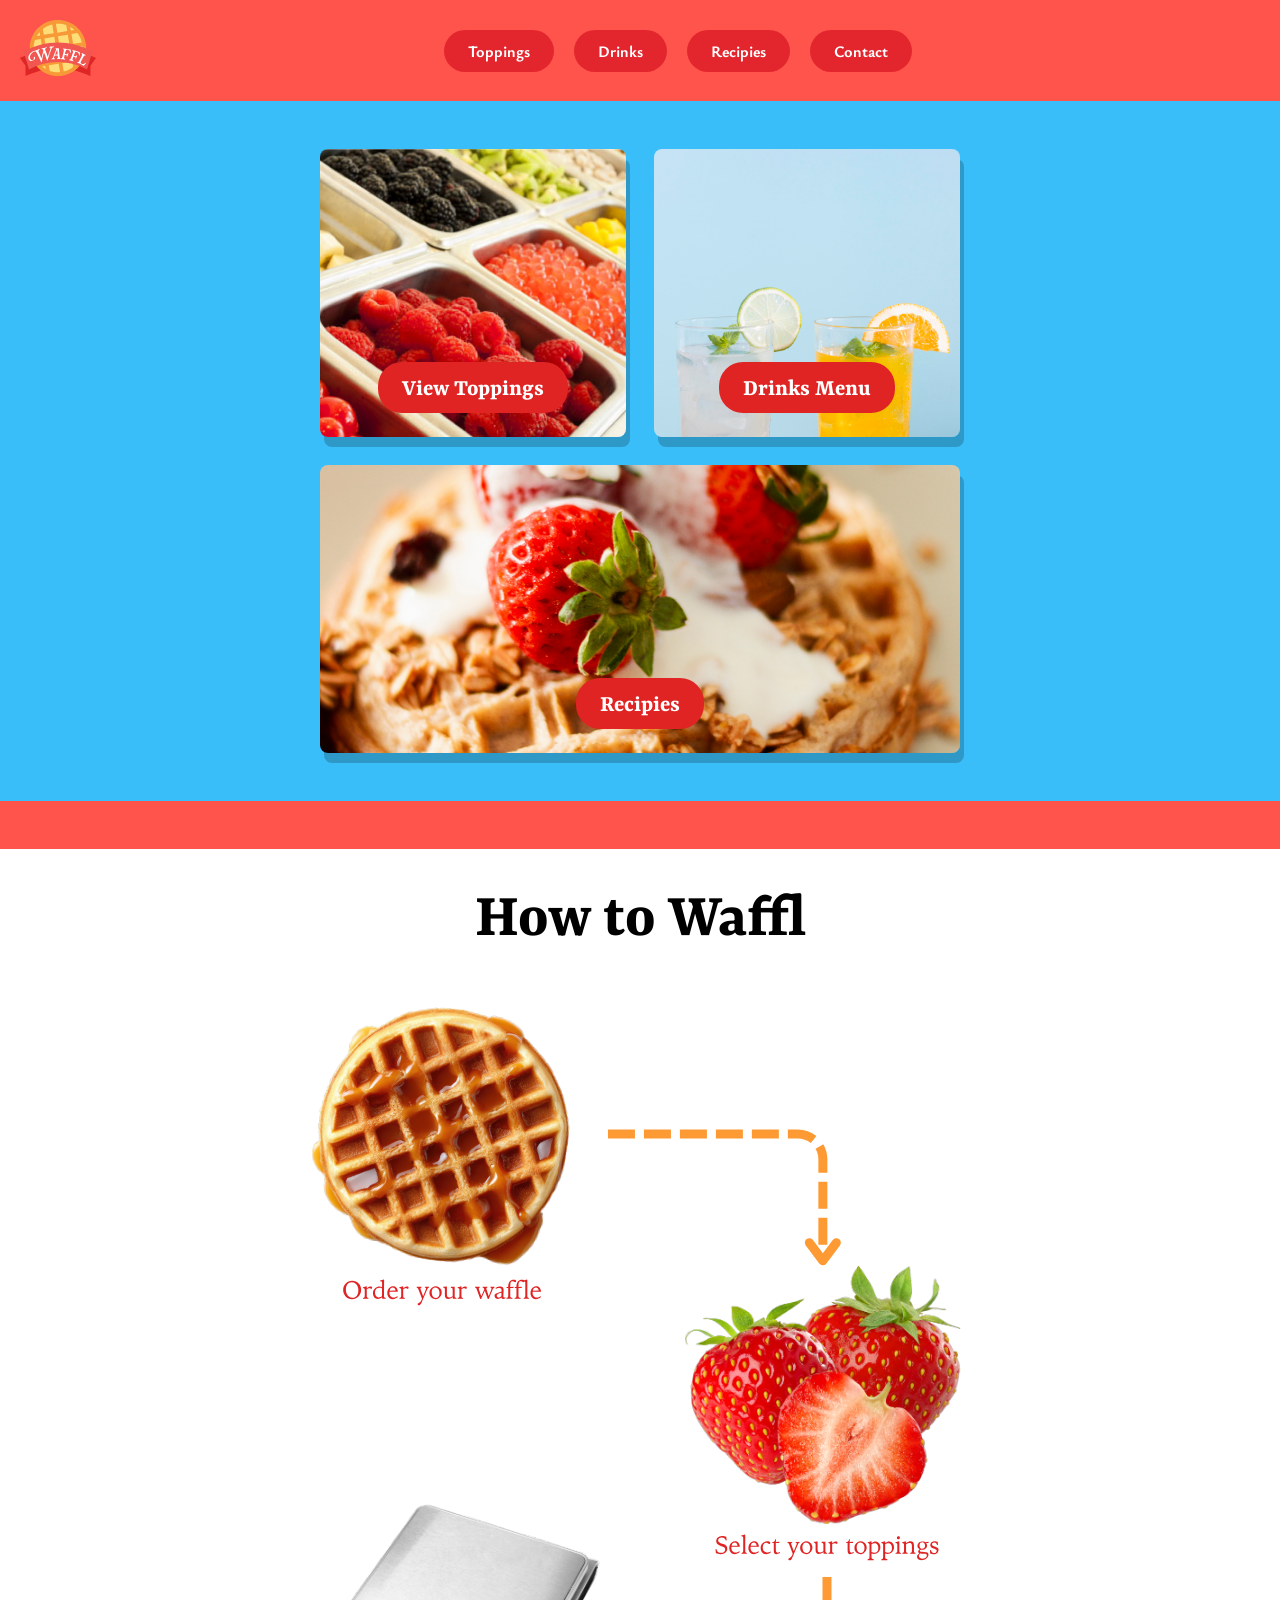
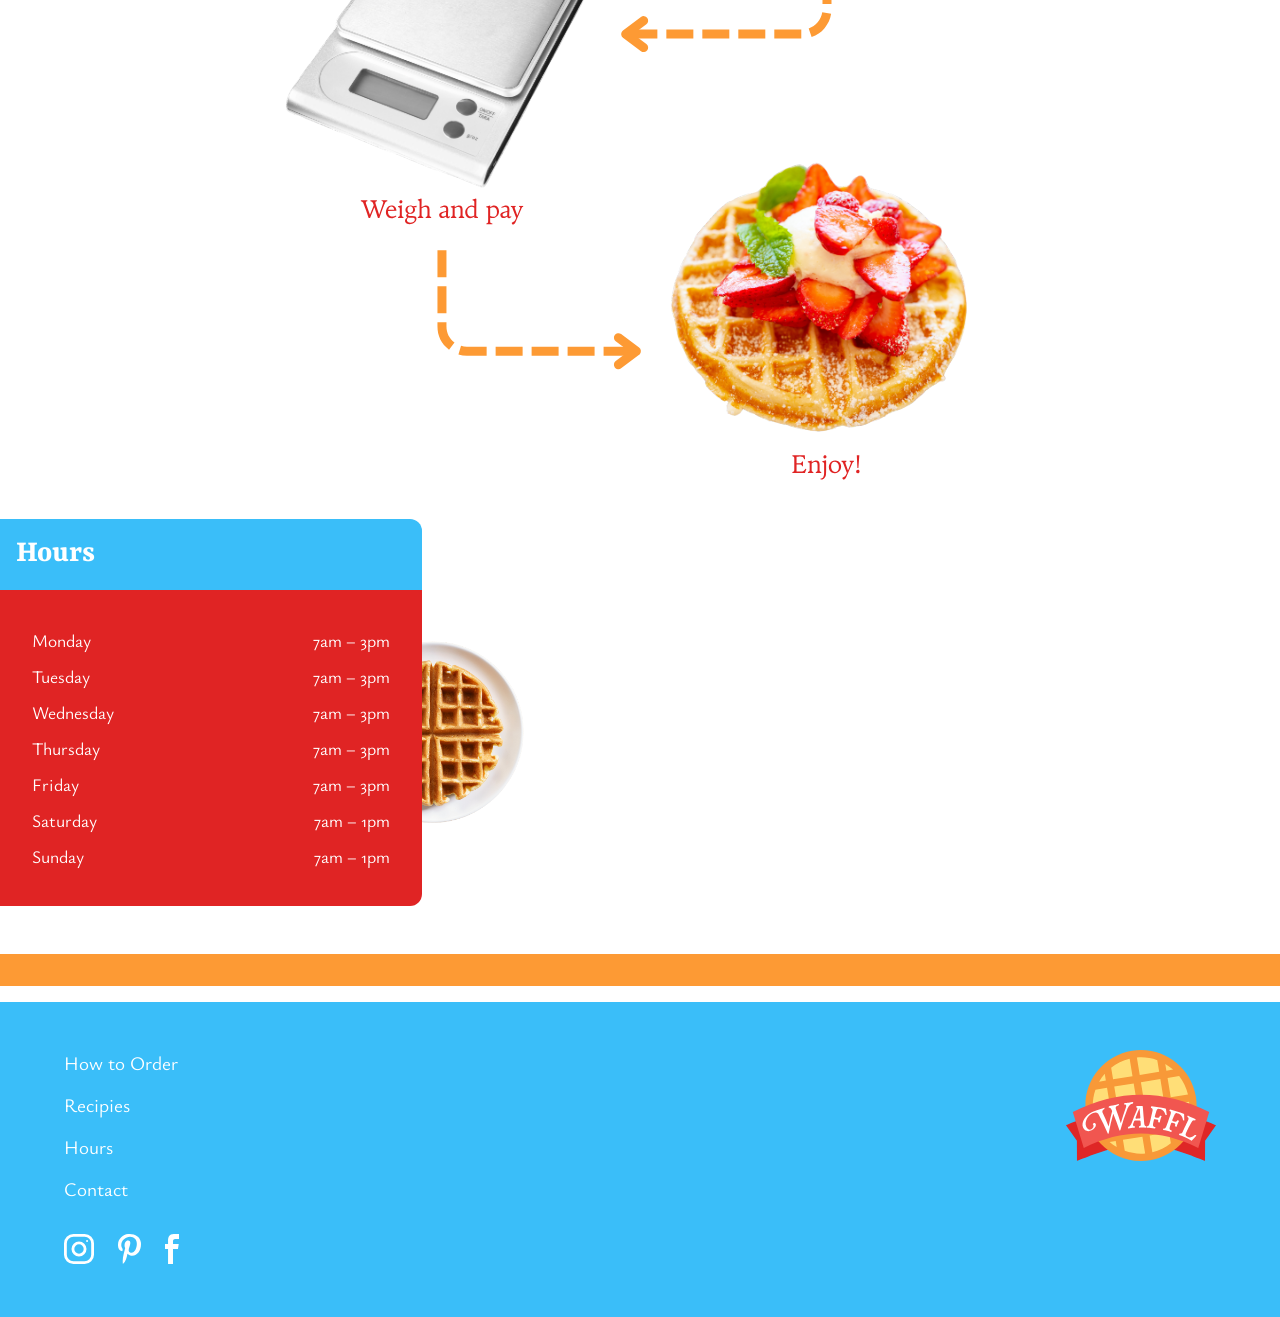
<file: index.html>
<!DOCTYPE html>
<html lang="en">
<head>
    <meta charset="UTF-8">
    <meta name="viewport" content="width=device-width, initial-scale=1.0">
    <title>Waffl</title>
    <link rel="icon" type="image/png" href="images/favicon-96x96.png" sizes="96x96">
    <link rel="icon" type="image/svg+xml" href="images/favicon.svg">
    <link rel="shortcut icon" href="images/favicon.ico">
    <link rel="apple-touch-icon" sizes="180x180" href="images/apple-touch-icon.png">
    <meta name="apple-mobile-web-app-title" content="Waffl.">
    <link rel="manifest" href="images/site.webmanifest">
    <link rel="stylesheet" href="styles.css">
    <link rel="preconnect" href="https://fonts.googleapis.com">
    <link rel="preconnect" href="https://fonts.gstatic.com" crossorigin>
    <link href="https://fonts.googleapis.com/css2?family=Young+Serif&family=Yrsa:ital,wght@0,300..700;1,300..700&family=Ysabeau:ital,wght@0,1..1000;1,1..1000&display=swap" rel="stylesheet">
    <script src="scripts.js"></script>
</head>

<body>
    <div class="overlay toggle-nav" onclick="toggleNav()"></div>
    <header>
        <div class="hamburger" onclick="toggleNav()">
            <hr><hr><hr>
        </div>

            <nav class="nav">
                <a href="index.html" class="logo">
                    <img src="images/WafflLogo.svg" alt="Waffl Logo">
                </a>

                <div class="nav-links toggle-nav">
                    <a href="toppings.html">Toppings</a>
                    <a href="drinks.html">Drinks</a>
                    <a href="recipies.html">Recipies</a>
                    <a href="contact.html">Contact</a>
                </div>
            </nav>
    </header>

    <main>
        <div class="card-container">
        <article class="card card-toppings">
            <h3><a href="toppings.html">View Toppings</a></h3>
        </article>

        <article class="card card-drinks">
            <h3><a href="drinks.html">Drinks Menu</a></h3>
        </article>

        <article class="card card-recipies">
            <h3><a href="recipies.html">Recipies</a></h3>
        </article>
    </div>

    <hr>

    <section class="howto"><h1 id="howto" class="howto">How to Waffl</h1>
    <img src="images/orderw.svg" alt="Orer process: Order waffle, choose toppings, weigh and pay, enjoy!">
</section>

<section class="hoursbox">
    <div class="hours" id="hours">
    <h2>Hours</h2>
        <ul>
            <li><span>Monday</span><span>7am – 3pm</span></li>
            <li><span>Tuesday</span><span>7am – 3pm</span></li>
            <li><span>Wednesday</span><span>7am – 3pm</span></li>
            <li><span>Thursday</span><span>7am – 3pm</span></li>
            <li><span>Friday</span><span>7am – 3pm</span></li>
            <li><span>Saturday</span><span>7am – 1pm</span></li>
            <li><span>Sunday</span><span>7am – 1pm</span></li>
        </ul>
</div>
    <img src="images/WafflPlate.png" alt="Waffle on a plate" class="waffle">
</section>

<hr class="orange">
 </main>

    <footer>
        <div class="footlinks">
            <a href="index.html#howto">How to Order</a>
            <a href="recipies.html">Recipies</a>
            <a href="index.html#hours">Hours</a>
            <a href="contact.html">Contact</a>
        </div>

        <div class="footlogo">
            <a href="index.html"><img src="images/WafflLogo.svg" alt="Waffl Logo"></a>
        </div>

        <div class="footsocials">
            <a href="https://www.instagram.com/"><img src="images/instagram.svg" alt="Instagram link"></a>
            <a href="https://www.pinterest.com/"><img src="images/pinterest.svg" alt="LinkedIn link"></a>
            <a href="https://www.facebook.com/" class="fb"><img src="images/facebook.svg" alt="Facebook link"></a>
        </div>
    </footer>
</body>
</html>
</file>
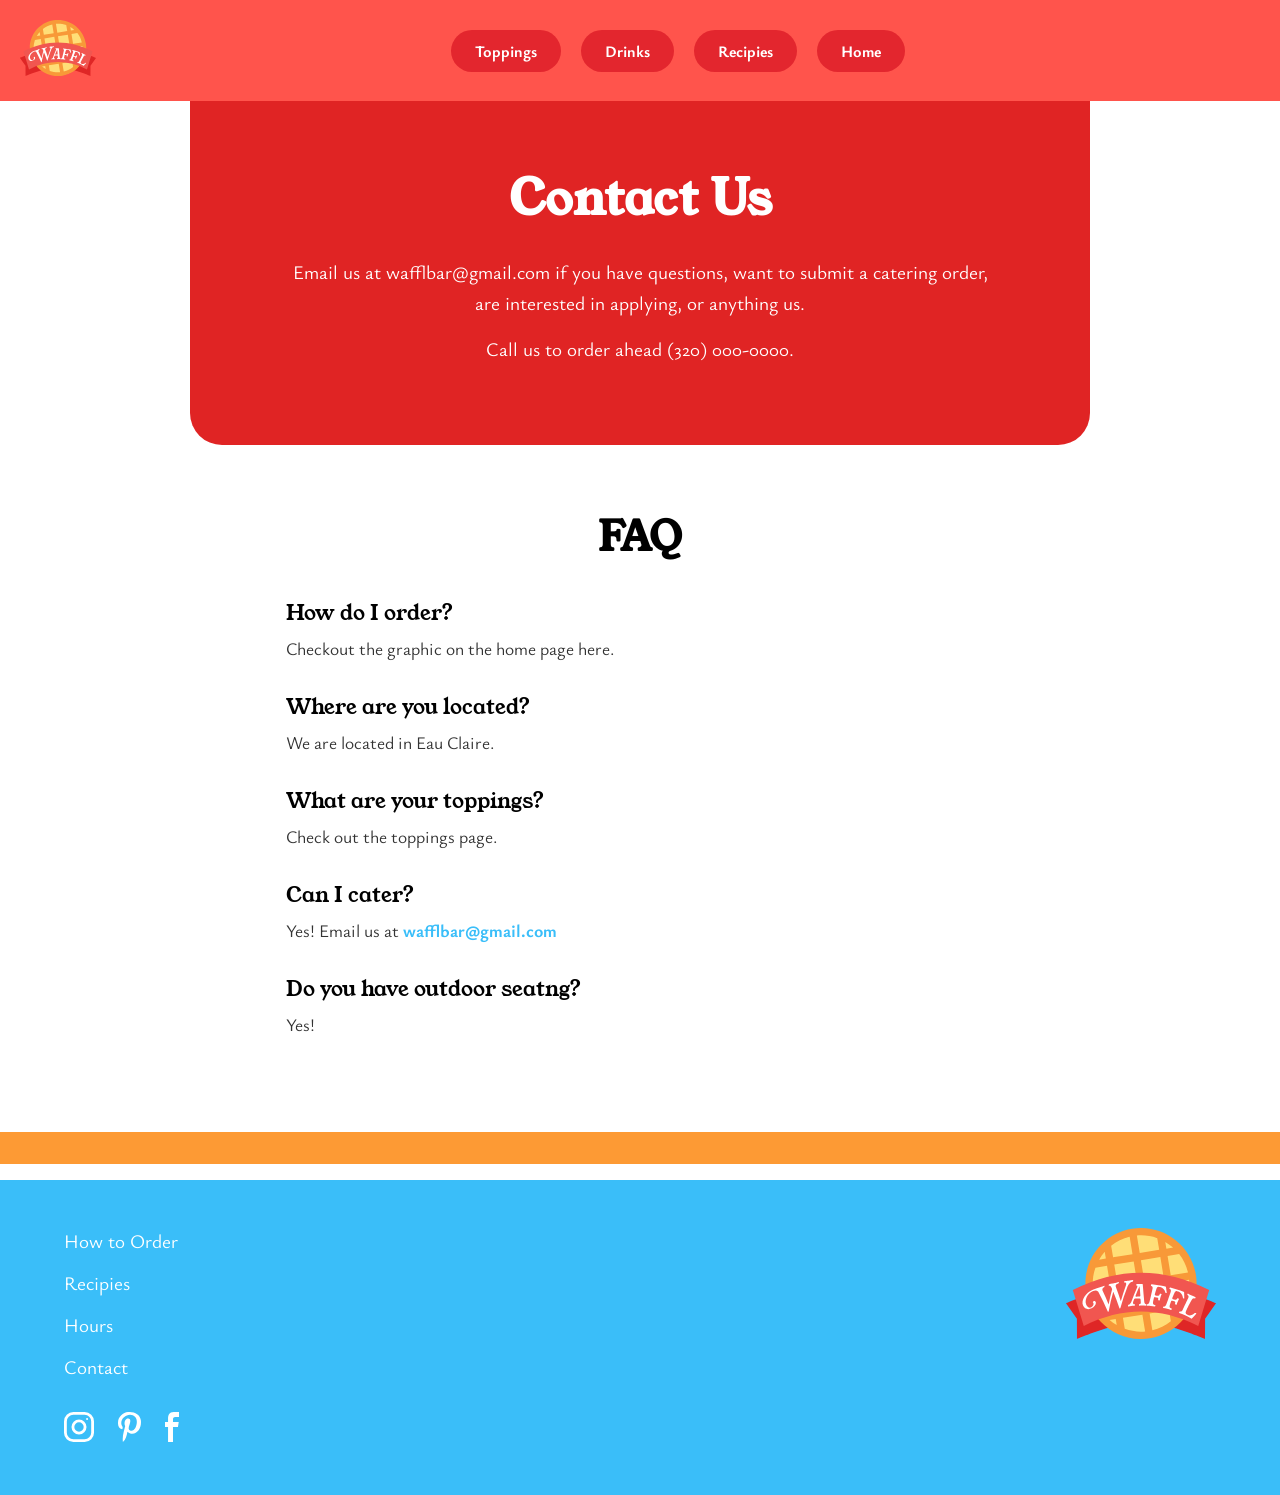
<file: contact.html>
<!DOCTYPE html>
<html lang="en">
<head>
    <meta charset="UTF-8">
    <meta name="viewport" content="width=device-width, initial-scale=1.0">
    <title>Waffl</title>
    <link rel="icon" type="image/png" href="images/favicon-96x96.png" sizes="96x96">
    <link rel="icon" type="image/svg+xml" href="images/favicon.svg">
    <link rel="shortcut icon" href="images/favicon.ico">
    <link rel="apple-touch-icon" sizes="180x180" href="images/apple-touch-icon.png">
    <meta name="apple-mobile-web-app-title" content="Waffl.">
    <link rel="manifest" href="images/site.webmanifest">
    <link rel="stylesheet" href="styles.css">
    <link rel="preconnect" href="https://fonts.googleapis.com">
    <link rel="preconnect" href="https://fonts.gstatic.com" crossorigin>
    <link href="https://fonts.googleapis.com/css2?family=Young+Serif&family=Yrsa:ital,wght@0,300..700;1,300..700&family=Ysabeau:ital,wght@0,1..1000;1,1..1000&display=swap" rel="stylesheet">
    <script src="scripts.js"></script>
</head>

<body>
    <div class="overlay toggle-nav" onclick="toggleNav()"></div>
    <header>
        <div class="hamburger" onclick="toggleNav()">
            <hr><hr><hr>
        </div>

            <nav class="nav">
                <a href="index.html" class="logo">
                    <img src="images/WafflLogo.svg" alt="Waffl Logo">
                </a>

                <div class="nav-links toggle-nav">
                    <a href="toppings.html">Toppings</a>
                    <a href="drinks.html">Drinks</a>
                    <a href="recipies.html">Recipies</a>
                    <a href="index.html">Home</a>
                </div>
            </nav>
    </header>

    <main class="cmain">
        <section class="contact">
            <h1>Contact Us</h1>
            <p>Email us at <a href="mailto:wafflbar@gmail.com">wafflbar@gmail.com</a> if you have
                questions, want to submit a catering order,
                are interested in applying, or anything us.</p>
                <p>
                    Call us to order ahead <a href="tel:+1(320)000-0000">(320) 000-0000.</a>
                </p>
        </section>

        <h2>FAQ</h2>
        <ul>
            <li><span>How do I order?
</span><span>Checkout the graphic on the home page here.
</span></li>
            <li><span>Where are you located?
</span><span>We are located in Eau Claire.</span></li>
            <li><span>What are your toppings?
</span><span>Check out the toppings page.</span></li>
            <li><span>Can I cater?
</span><span>Yes! Email us at <a href="mailto:wafflbar@gmail.com">wafflbar@gmail.com</a></span></li>
            <li><span>Do you have outdoor seatng?
</span><span>Yes!</span></li>
            </ul>


<hr class="orange">
 </main>

    <footer>
        <div class="footlinks">
            <a href="index.html#howto">How to Order</a>
            <a href="recipies.html">Recipies</a>
            <a href="index.html#hours">Hours</a>
            <a href="contact.html">Contact</a>
        </div>

        <div class="footlogo">
            <a href="index.html"><img src="images/WafflLogo.svg" alt="Waffl Logo"></a>
        </div>

        <div class="footsocials">
            <a href="https://www.instagram.com/"><img src="images/instagram.svg" alt="Instagram link"></a>
            <a href="https://www.pinterest.com/"><img src="images/pinterest.svg" alt="LinkedIn link"></a>
            <a href="https://www.facebook.com/" class="fb"><img src="images/facebook.svg" alt="Facebook link"></a>
        </div>
    </footer>
</body>
</html>
</file>
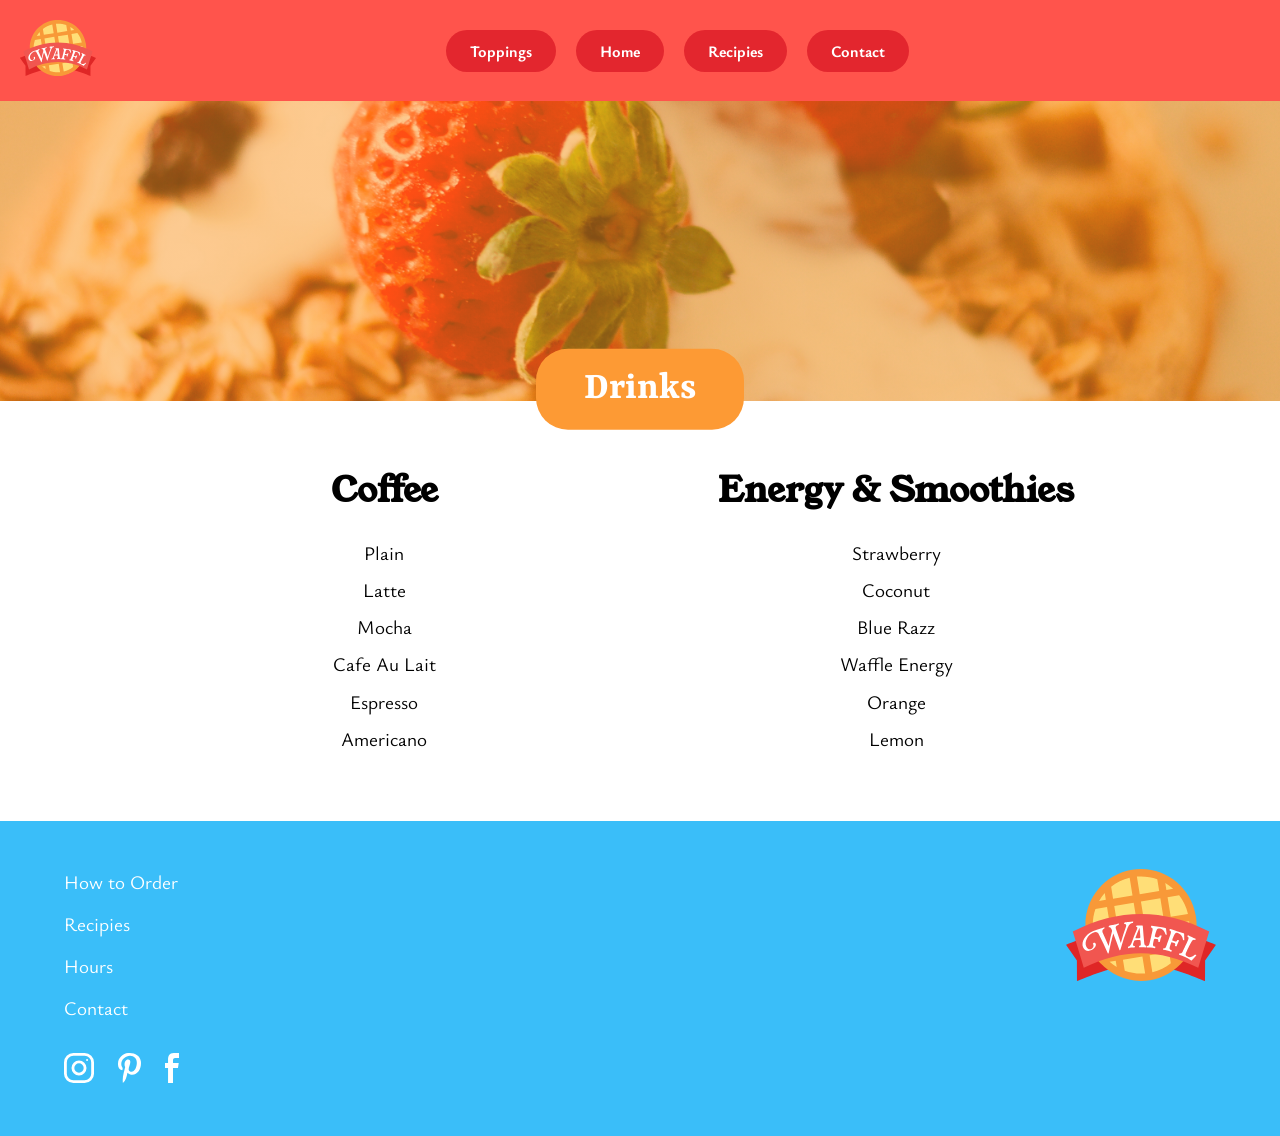
<file: drinks.html>
<!DOCTYPE html>
<html lang="en">
<head>
    <meta charset="UTF-8">
    <meta name="viewport" content="width=device-width, initial-scale=1.0">
    <title>Waffl</title>
    <link rel="icon" type="image/png" href="images/favicon-96x96.png" sizes="96x96">
    <link rel="icon" type="image/svg+xml" href="images/favicon.svg">
    <link rel="shortcut icon" href="images/favicon.ico">
    <link rel="apple-touch-icon" sizes="180x180" href="images/apple-touch-icon.png">
    <meta name="apple-mobile-web-app-title" content="Waffl.">
    <link rel="manifest" href="images/site.webmanifest">
    <link rel="stylesheet" href="styles.css">
    <link rel="preconnect" href="https://fonts.googleapis.com">
    <link rel="preconnect" href="https://fonts.gstatic.com" crossorigin>
    <link href="https://fonts.googleapis.com/css2?family=Young+Serif&family=Yrsa:ital,wght@0,300..700;1,300..700&family=Ysabeau:ital,wght@0,1..1000;1,1..1000&display=swap" rel="stylesheet">
    <script src="scripts.js"></script>
</head>

<body>
    <div class="overlay toggle-nav" onclick="toggleNav()"></div>
    <header>
        <div class="hamburger" onclick="toggleNav()">
            <hr><hr><hr>
        </div>

            <nav class="nav">
                <a href="index.html" class="logo">
                    <img src="images/WafflLogo.svg" alt="Waffl Logo">
                </a>

                <div class="nav-links toggle-nav">
                    <a href="toppings.html">Toppings</a>
                    <a href="index.html">Home</a>
                    <a href="recipies.html">Recipies</a>
                    <a href="contact.html">Contact</a>
                </div>
            </nav>
    </header>

    <main class="drinks">
        <section class="hero">
            <h1>Drinks</h1>
        </section>
        
        <section class="menu">
            
<div class="column">
            <h2>Coffee</h2>
            <ul>
                <li>Plain</li>
                <li>Latte</li>
                <li>Mocha</li>
                <li>Cafe Au Lait</li>
                <li>Espresso</li>
                <li>Americano</li>
            </ul>
        </div>

        <div class="column">
            <h2>Energy & Smoothies</h2>
            <ul>
                <li>Strawberry</li>
                <li>Coconut</li>
                <li>Blue Razz</li>
                <li>Waffle Energy</li>
                <li>Orange</li>
                <li>Lemon</li>
            </ul>
        </div>
</section>
    </main>

    <footer>
        <div class="footlinks">
            <a href="index.html#howto">How to Order</a>
            <a href="recipies.html">Recipies</a>
            <a href="index.html#hours">Hours</a>
            <a href="contact.html">Contact</a>
        </div>

        <div class="footlogo">
            <a href="index.html"><img src="images/WafflLogo.svg" alt="Waffl Logo"></a>
        </div>

        <div class="footsocials">
            <a href="https://www.instagram.com/"><img src="images/instagram.svg" alt="Instagram link"></a>
            <a href="https://www.pinterest.com/"><img src="images/pinterest.svg" alt="LinkedIn link"></a>
            <a href="https://www.facebook.com/" class="fb"><img src="images/facebook.svg" alt="Facebook link"></a>
        </div>
    </footer>
</body>
</html>
</file>
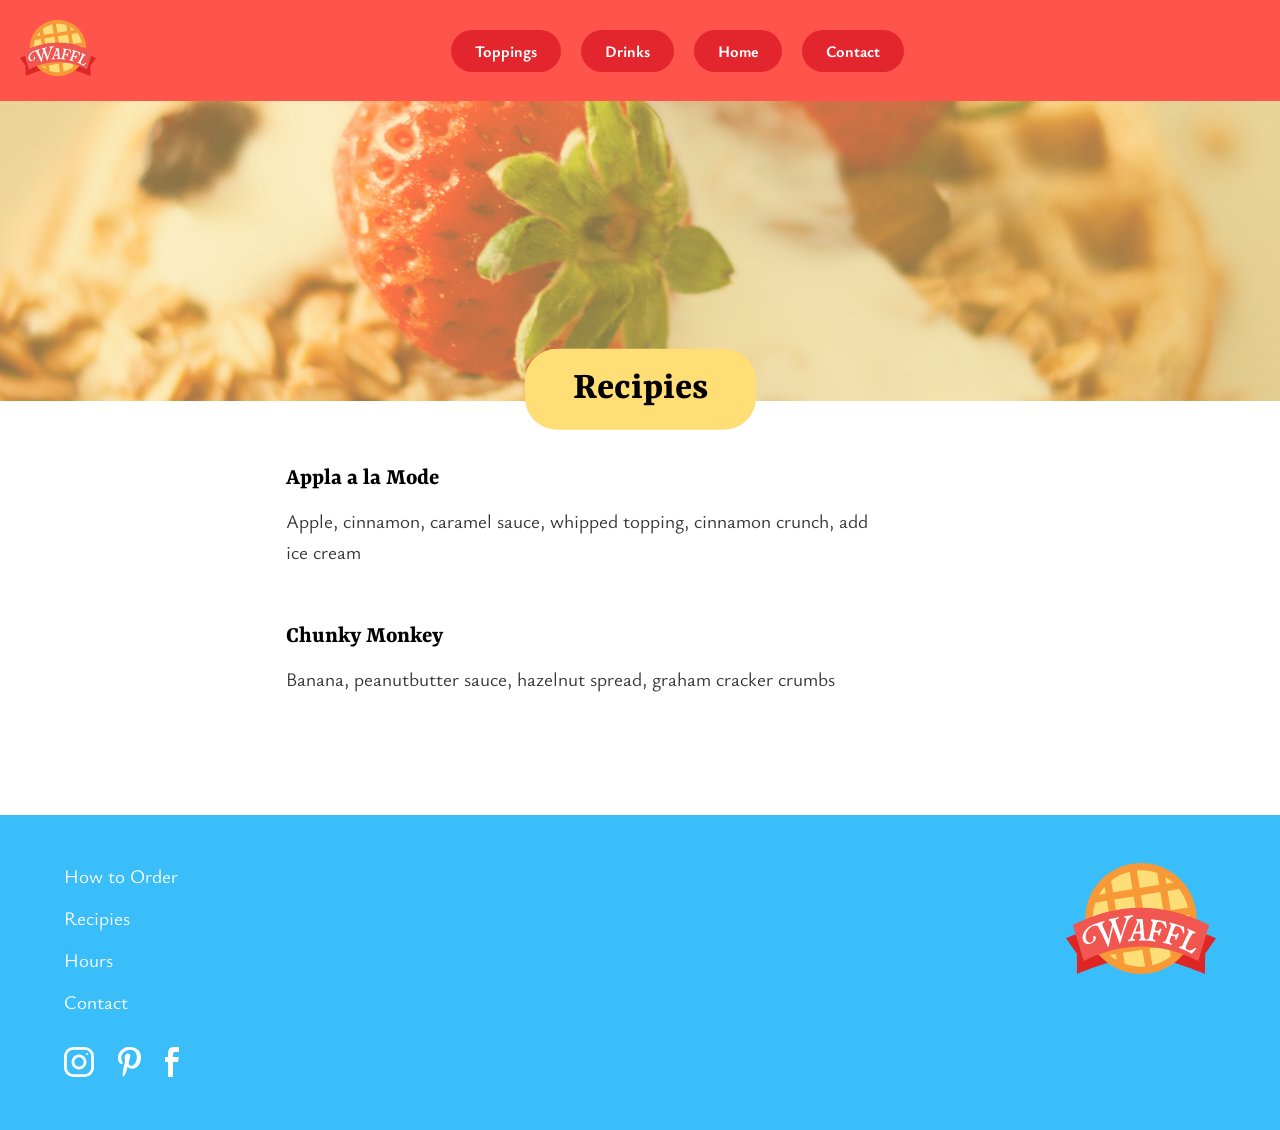
<file: recipies.html>
<!DOCTYPE html>
<html lang="en">
<head>
    <meta charset="UTF-8">
    <meta name="viewport" content="width=device-width, initial-scale=1.0">
    <title>Waffl</title>
    <link rel="icon" type="image/png" href="images/favicon-96x96.png" sizes="96x96">
    <link rel="icon" type="image/svg+xml" href="images/favicon.svg">
    <link rel="shortcut icon" href="images/favicon.ico">
    <link rel="apple-touch-icon" sizes="180x180" href="images/apple-touch-icon.png">
    <meta name="apple-mobile-web-app-title" content="Waffl.">
    <link rel="manifest" href="images/site.webmanifest">
    <link rel="stylesheet" href="styles.css">
    <link rel="preconnect" href="https://fonts.googleapis.com">
    <link rel="preconnect" href="https://fonts.gstatic.com" crossorigin>
    <link href="https://fonts.googleapis.com/css2?family=Young+Serif&family=Yrsa:ital,wght@0,300..700;1,300..700&family=Ysabeau:ital,wght@0,1..1000;1,1..1000&display=swap" rel="stylesheet">
    <script src="scripts.js"></script>
</head>

<body>
    <div class="overlay toggle-nav" onclick="toggleNav()"></div>
    <header>
        <div class="hamburger" onclick="toggleNav()">
            <hr><hr><hr>
        </div>

            <nav class="nav">
                <a href="index.html" class="logo">
                    <img src="images/WafflLogo.svg" alt="Waffl Logo">
                </a>

                <div class="nav-links toggle-nav">
                    <a href="toppings.html">Toppings</a>
                    <a href="drinks.html">Drinks</a>
                    <a href="index.html">Home</a>
                    <a href="contact.html">Contact</a>
                </div>
            </nav>
    </header>

    <main class="recipies">
        <section class="hero">
            <h1>Recipies</h1>
        </section>

        <section class="plans">
            
<div class="row">
            <h2>Appla a la Mode</h2>
            <p>Apple, cinnamon, caramel sauce, whipped topping,
            cinnamon crunch, add ice cream</p>
        </div>

        <div class="row">
            <h2>Chunky Monkey</h2>
            <p>Banana, peanutbutter sauce, hazelnut spread,
            graham cracker crumbs</p>
        </div>
    </section>

    </main>

    <footer>
        <div class="footlinks">
            <a href="index.html#howto">How to Order</a>
            <a href="recipes.html">Recipies</a>
            <a href="index.html#hours">Hours</a>
            <a href="contact.html">Contact</a>
        </div>

        <div class="footlogo">
            <a href="index.html"><img src="images/WafflLogo.svg" alt="Waffl Logo"></a>
        </div>

        <div class="footsocials">
            <a href="https://www.instagram.com/"><img src="images/instagram.svg" alt="Instagram link"></a>
            <a href="https://www.pinterest.com/"><img src="images/pinterest.svg" alt="LinkedIn link"></a>
            <a href="https://www.facebook.com/" class="fb"><img src="images/facebook.svg" alt="Facebook link"></a>
        </div>
    </footer>
</body>
</html>
</file>
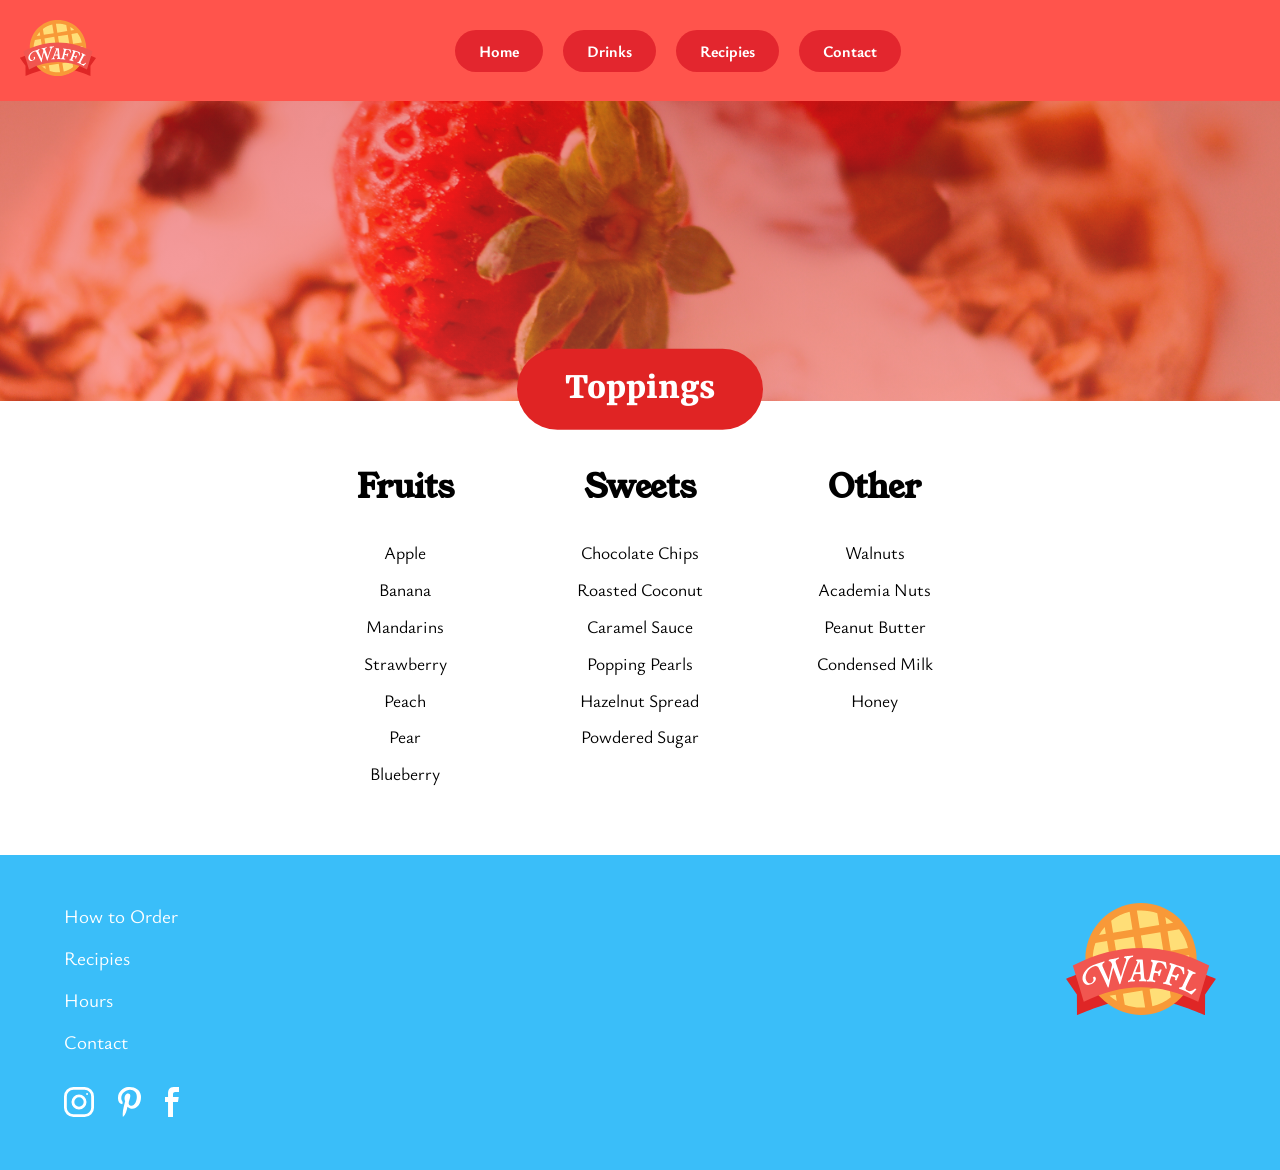
<file: toppings.html>
<!DOCTYPE html>
<html lang="en">
<head>
    <meta charset="UTF-8">
    <meta name="viewport" content="width=device-width, initial-scale=1.0">
    <title>Waffl</title>
    <link rel="icon" type="image/png" href="images/favicon-96x96.png" sizes="96x96">
    <link rel="icon" type="image/svg+xml" href="images/favicon.svg">
    <link rel="shortcut icon" href="images/favicon.ico">
    <link rel="apple-touch-icon" sizes="180x180" href="images/apple-touch-icon.png">
    <meta name="apple-mobile-web-app-title" content="Waffl.">
    <link rel="manifest" href="images/site.webmanifest">
    <link rel="stylesheet" href="styles.css">
    <link rel="preconnect" href="https://fonts.googleapis.com">
    <link rel="preconnect" href="https://fonts.gstatic.com" crossorigin>
    <link href="https://fonts.googleapis.com/css2?family=Young+Serif&family=Yrsa:ital,wght@0,300..700;1,300..700&family=Ysabeau:ital,wght@0,1..1000;1,1..1000&display=swap" rel="stylesheet">
    <script src="scripts.js"></script>
</head>

<body>
    <div class="overlay toggle-nav" onclick="toggleNav()"></div>
    <header>
        <div class="hamburger" onclick="toggleNav()">
            <hr><hr><hr>
        </div>

            <nav class="nav">
                <a href="index.html" class="logo">
                    <img src="images/WafflLogo.svg" alt="Waffl Logo">
                </a>

                <div class="nav-links toggle-nav">
                    <a href="index.html">Home</a>
                    <a href="drinks.html">Drinks</a>
                    <a href="recipies.html">Recipies</a>
                    <a href="contact.html">Contact</a>
                </div>
            </nav>
    </header>

    <main class="toppings">
        <section class="hero">
            <h1>Toppings</h1>
        </section>

        <section class="menu">
            
<div class="column">
            <h2>Fruits</h2>
            <ul>
                <li>Apple</li>
                <li>Banana</li>
                <li>Mandarins</li>
                <li>Strawberry</li>
                <li>Peach</li>
                <li>Pear</li>
                <li>Blueberry</li>
            </ul>
        </div>

        <div class="column">
            <h2>Sweets</h2>
            <ul>
                <li>Chocolate Chips</li>
                <li>Roasted Coconut</li>
                <li>Caramel Sauce</li>
                <li>Popping Pearls</li>
                <li>Hazelnut Spread</li>
                <li>Powdered Sugar</li>
            </ul>
        </div>

        <div class="column">
            <h2>Other</h2>
            <ul>
                <li>Walnuts</li>
                <li>Academia Nuts</li>
                <li>Peanut Butter</li>
                <li>Condensed Milk</li>
                <li>Honey</li>
            </ul>
        </div>
    </section>

    </main>

    <footer>
        <div class="footlinks">
            <a href="index.html#howto">How to Order</a>
            <a href="recipes.html">Recipies</a>
            <a href="index.html#hours">Hours</a>
            <a href="contact.html">Contact</a>
        </div>

        <div class="footlogo">
            <a href="index.html"><img src="images/WafflLogo.svg" alt="Waffl Logo"></a>
        </div>

        <div class="footsocials">
            <a href="https://www.instagram.com/"><img src="images/instagram.svg" alt="Instagram link"></a>
            <a href="https://www.pinterest.com/"><img src="images/pinterest.svg" alt="LinkedIn link"></a>
            <a href="https://www.facebook.com/" class="fb"><img src="images/facebook.svg" alt="Facebook link"></a>
        </div>
    </footer>
</body>
</html>
</file>
<file: styles.css>
*{
    margin: 0;
    padding: 0;
    box-sizing: border-box;
}

body{
    font-family: "Ysabeau", sans-serif;
    padding: 0 0;
}

header{
    background-color: #ff544c;
    padding: 1.25rem;
    position: relative;
    z-index: 1000;
}

nav img{
    height: 3.5rem;
}

nav{
    display: flex;
    align-items: center;
}

.logo img{
    height: 3.5rem;
}

.nav-links{
    margin: 0 auto;
    display: flex;
    gap: 1.25rem;
    right: -100%;
    transition: .3s;
}

.nav-links a{
    text-decoration: none;
    background-color: #e3262e;
    color: white;
    font-family: "Ysabeau", sans-serif;

    padding: 0.625rem 1.5rem;
    border-radius: 1.5rem;

    font-size: 1rem;
    font-weight: bold;
}

.nav-links a:hover{
    background-color: #c81f26;
}

.card-container{
    display: grid;
    grid-template-columns: repeat(2, 1fr);
    gap: 1.75rem;
    padding: 3rem 20rem;
    background-color: #3abef9;
}

.card{
    position: relative;
    display: flex;
    overflow: hidden;
    align-items: flex-end;
    justify-content: center;
    height: 18rem;
    border-radius: .5rem;
    box-shadow: 0.25rem 0.625rem rgba(0, 0, 0, 0.2);
    background-size: cover;
    background-repeat: no-repeat;
}

.card-toppings{
    background-image: url(images/toppings.jpg);
    background-position: center;
}

.card-drinks{
    background-image: url(images/drinks.jpg);
    background-position: bottom;
}

.card-recipies{
    background-image: url(images/strawberywaffle.jpg);
    background-position: center;
}

.card img{
    position: absolute;
    bottom: 1.25rem;
    left: 50%;
    transform: translateX(-50%);
}

.card h3{
    background-color: #e02424;
    font-family: "Young Serif", serif;
    color: white;
    padding: .5rem 1.5rem;
    border-radius: 1.5rem;
    font-size: 1.5rem;
    margin-bottom: 1.5rem;
}

.card a{
    text-decoration: none;
    font-family: "Yrsa", serif;
    color: white;
}

.card :hover{
    background-color: #c81f26;
}

.card:nth-child(3){
    grid-column: 1/-1;;
}

.howto{
    padding: 1rem;
    background-color: white;
    text-align: center;
}

.howto h1{
    text-decoration: none;
    font-family: "Yrsa", serif;
    color: black;
    text-align: center;
    font-size: 4rem;
}

.howto h2{
    text-decoration: none;
    font-family: "Young Serif", serif;
    color: black;
    text-align: center;
    font-size: 2rem;
}

hr{
    border: none;
    border-top: 3rem solid #ff544c;
    width: 100%;
}

.hours{
    width: 33%;
    z-index: 2;
}

.hours h2{
    margin: 0;
    padding: 1rem;
    background-color: #3abef9;
    color: white;
    font-size: 2rem;
    font-family: "Yrsa", serif;
    border-top-right-radius: 12px;
}

.hours ul{
    padding: 2rem;
    margin: 0;
    list-style: none;
    background-color: #e02424;
    color: white;
    font-family: "Ysabeau", sans-serif;
    border-bottom-right-radius: 12px;
}

.hours li{
    display: flex;
    justify-content: space-between;
    padding: 6px 0;
    font-size: 1.1rem;
    font-family: "Ysabeau", sans-serif;
    color: white;
}


.hoursbox{
    position: relative;
    display: flex;
    align-items: center;
    background-color: white;
    overflow: hidden;
    padding-bottom: 3rem;
}

.waffle{
    position: absolute;
    left: 17%;
    top: 50%;
    transform: translateY(-50%);
    width: 33%;
    z-index: 1;
}

.orange{
    border: none;
    border-top: 2rem solid #fd9a34;
    width: 100%;
    padding-bottom: 1rem;
}

footer{
    background-color: #3abef9;
    padding: 3rem 4rem;
    display: grid;
    grid-template-columns: 1fr auto;
    grid-template-rows: auto auto;
    color: white;
    font-family: "Ysabeau", sans-serif;
}

.footlinks{
    display: flex;
    flex-direction: column;
    gap: 1rem;
}

.footlinks a{
    color: white;
    text-decoration: none;
    font-size: 1.2rem;
}

.footlinks a:hover{
    text-decoration: underline;
}

.footlogo{
    align-self: start;
}

.footlogo img{
    width: 150px;
}

.footsocials{
    display: flex;
    gap: 1.5rem;
    margin-top: 2rem;
}

.footsocials img{
    height: 30px;
}

.toppings{
    background-color: #e02424;
    text-align: center;
}

.hero{
    height: 300px;
    background-image:
        linear-gradient(
            rgb(224, 36, 36, 0.5),
            rgb(250, 75, 75, .5)
        ),
        url(images/strawberywaffle.jpg);
    background-size: cover;
    background-position: center;
    display: flex;
    align-items: flex-end;
    justify-content: center;
    padding-bottom: 2rem;
}

.hero h1{
    background-color: #e02424;
    color: white;
    padding: 1rem 3rem;
    border-radius: 3rem;
    font-family: "Yrsa", serif;
    font-size: 2.5rem;
    position: absolute;
    transform: translateY(75%);
}

.menu{
    display: grid;
    grid-template-columns: repeat(3, 1fr);
    gap: 4rem;
    padding: 4rem 20rem;
    background-color: white;
}

.column h2{
    font-family: "Young Serif", serif;
    font-size: 2rem;
    margin-bottom: 1.5rem;
    text-align: center;
}

.column ul{
    list-style: none;
    padding: 0;
}

.column li{
    font-family: "Ysabeau", sans-serif;
    font-size: 1.1rem;
    padding: 0.4rem 0;
    text-align: center;
}

.recipies .hero{
    position: relative;
    height: 300px;
    background-image:
        linear-gradient(
            rgba(252, 225, 137, 0.5),
            rgb(252, 225, 137, 0.5)
        ),
        url(images/strawberywaffle.jpg);    background-size: cover;
    background-position: center;
    display: flex;
    justify-content: center;
    align-items: flex-end;
    padding-bottom: 2rem;
}


.recipies .hero h1{
    position: relative;
    z-index: 1;
    background-color: #ffde76;
    color: black;
    padding: 1rem 3rem;
    border-radius: 2rem;
    font-family: "Yrsa", serif;
    font-size: 2.5rem;
}

.plans{
    padding: 4rem 6rem;
    max-width: 900px;
    margin: auto;
}

.row{
    margin-bottom: 3.5rem;
}

.row h2{
    font-family: "Yrsa", serif;
    font-size: 1.5rem;
    margin-bottom: 0.75rem;
}

.row p{
    font-family: "Ysabeau", sans-serif;
    font-size: 1.2rem;
    line-height: 1.6;
    color: #333;
    max-width: 600px;
}

.drinks .hero{
    position: relative;
    height: 300px;
    background-image:
        linear-gradient(
            rgba(255, 155, 40, 0.5),
            rgb(255, 155, 40, 0.5)
        ),
        url(images/strawberywaffle.jpg);    background-size: cover;
    background-size: cover;
    background-position: center;
    display: flex;
    justify-content: center;
    align-items: flex-end;
    padding-bottom: 2rem;
}

.drinks .hero h1{
    position: relative;
    z-index: 1;
    background-color: #fd9a34;
    color: white;
    padding: 1rem 3rem;
    border-radius: 2rem;
    font-family: "Yrsa", serif;
    font-size: 2.5rem;
}

.drinks .menu{
    display: grid;
    grid-template-columns: repeat(2, 1fr);
    padding: 4rem 10rem;
}

.drinks .column h2{
    font-family: "Young Serif", serif;
    font-size: 2.2rem;
    margin-bottom: 1.2rem;
}

.drinks .column ul{
    list-style: none;
    padding: 0;
}

.drinks .column li{
    font-family: "Ysabeau", sans-serif;
    font-size: 1.2rem;
    padding: 0.35rem 0;
}


.contact{
    background-color: #e02424;
    padding: 4rem 6rem;
    max-width: 900px;
    margin: auto;
    text-align: center;
    border-bottom-left-radius: 2rem;
    border-bottom-right-radius: 2rem;
}

.contact h1{
    font-family: "Young Serif", serif;
    font-size: 3rem;
    margin-bottom: 1.5rem;
    color: white;
}

.contact p{
    font-family: "Ysabeau", sans-serif;
    font-size: 1.2rem;
    line-height: 1.6;
    margin-bottom: 1rem;
    color: white;
}

.contact a{
    color: white;
    text-decoration: none;
}

.contact a:hover{
    text-decoration: underline;
}

.cmain > h2{
    font-family: "Young Serif", serif;
    font-size: 2.5rem;
    text-align: center;
    margin: 4rem 0 2rem;
}

.cmain ul{
    list-style: none;
    padding: 0 6rem 4rem;
    max-width: 900px;
    margin: auto;
}

.cmain li{
    margin-bottom: 2rem;
}

.cmain li span:first-child{
    display: block;
    font-family: "Young Serif", serif;
    font-size: 1.3rem;
    margin-bottom: 0.5rem;
}

.cmain li span:last-child{
    display: block;
    font-family: "Ysabeau", sans-serif;
    font-size: 1.1rem;
    color: #333;
}

.cmain li a{
    color: #3abef9;
    text-decoration: none;
    font-weight: bold;
}

.cmain li a:hover{
    text-decoration: underline;
}

.contacthead{
    background-color: #3abef9;
    padding: 1.25rem;
}

.cnav-links a{
    text-decoration: none;
    background-color: #0085b6;
    color: white;
    font-family: "Ysabeau", sans-serif;

    padding: 0.625rem 1.5rem;
    border-radius: 1.5rem;

    font-size: 1rem;
    font-weight: bold;
}

.cnav-links a:hover{
    background-color: #006b92;
}

.cnav-links{
    margin: 0 auto;
    display: flex;
    gap: 1.25rem;
}

.hamburger{
  display: none;
  width: 40px;
  cursor: pointer;
  padding-top: .5rem;
}

.hamburger hr{
  margin: 10px 0;
  border: 2px solid rgb(255, 255, 255);
  border-radius: 1rem;
}

.nav{
  display: flex;
  align-items: center;
  justify-content: space-between;
}

.nav-links{
  display: flex;
  gap: 20px;
}

.overlay{
  position: fixed;
  inset: 0;
  background: rgba(0,0,0,.5);
  opacity: 0;
  pointer-events: none;
  transition: .3s;
}

.nav-links.show{
  right: 0;
}

.overlay{
  opacity: 0;
  pointer-events: none;
}

.overlay.show{
  opacity: 1;
  pointer-events: all;
}


@media (max-width: 768px){

    header{
        position: sticky;
        top: 0;
        z-index: 1000;
    }

    .hamburger{
        display: block;
        height: 60px;
        border: none;
        position: fixed;
        }

    .logo{
        margin-left: auto;
    }

    .nav-links{
        position: fixed;
        top: 0;
        right: -100%;
        width: 70%;
        height: 100vh;
        background: white;
        flex-direction: column;
        padding: 80px 20px;
        transition: .3s;
    }

    body.nav-open .nav-links{
        right: 0;
    }

    body.nav-open .overlay{
        opacity: 1;
        pointer-events: all;
    }

    
    .card-container {
        grid-template-columns: 1fr;
        padding: 2rem 1rem;
        gap: 1.25rem;
    }

    .card {
        height: 16rem;
    }

    .card:nth-child(3) {
        grid-column: auto;
    }

    .howto img{
    max-width: 100%;
    }

    .hours{
    width: 65%;

    }

    .waffle{
    left: 12%;
    width: 100%;
    }

    .menu{
    display: grid;
    grid-template-columns: 1fr;
    gap: 1.5rem;
    padding: 2rem 1rem;
    background-color: white;
    padding-top: 5rem;
    }

    .drinks .menu{
    display: grid;
    grid-template-columns: 1fr;
    gap: 1.5rem;
    padding: 2rem 1rem;
    background-color: white;
    padding-top: 5rem;
    }

    .hero{
        height: 150px;
    }

    .drinks .hero{
        height: 150px;
    }
    
    .recipies .hero{
        height: 150px;
    }
}
</file>
